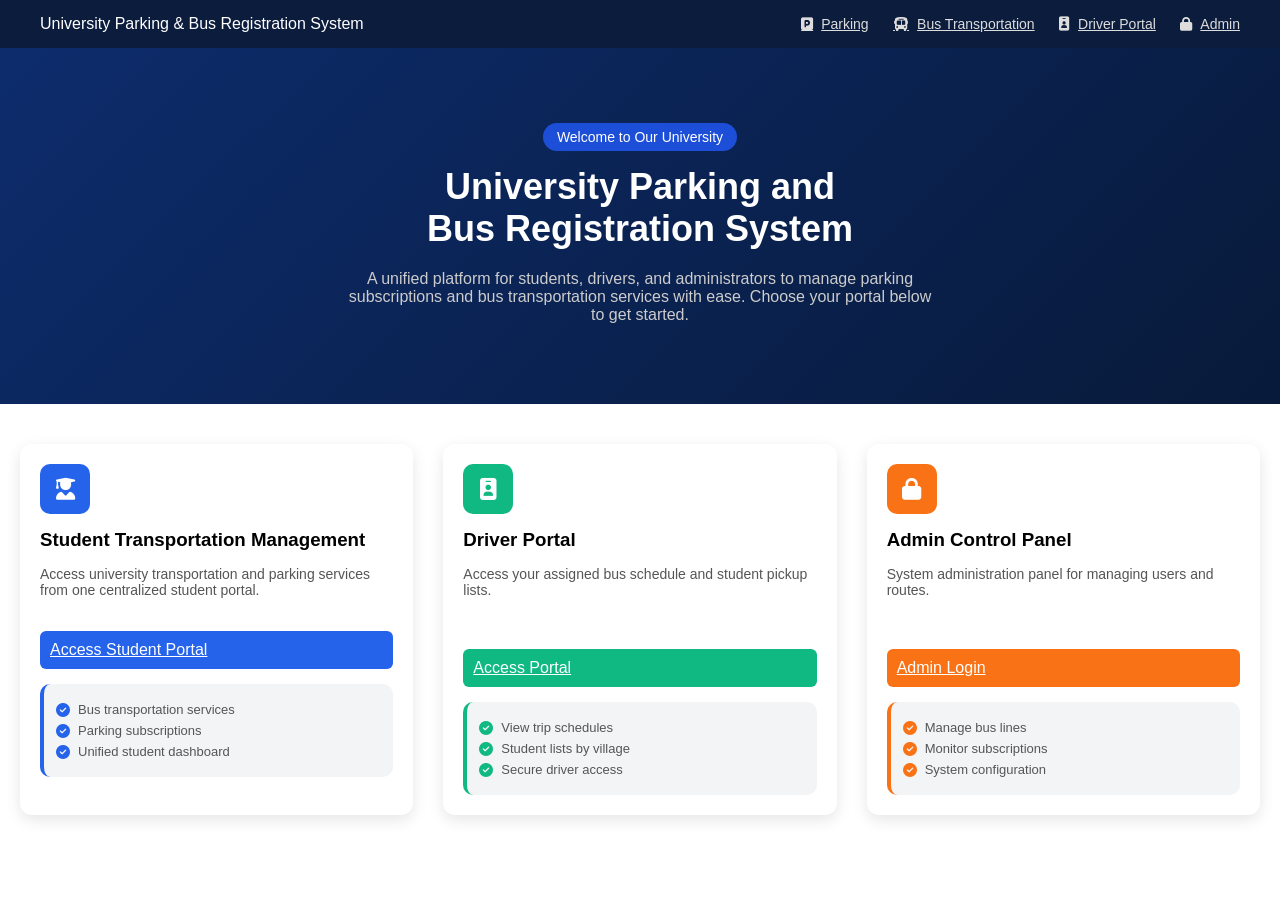
<file: index.html>
<!DOCTYPE html>
<html lang="en">
<head>
    <meta charset="UTF-8">
    <title>University Parking & Bus Registration System</title>
    <link rel="stylesheet" href="css/style.css">

    <!-- Icons (Font Awesome) -->
    <link rel="stylesheet" href="https://cdnjs.cloudflare.com/ajax/libs/font-awesome/6.5.0/css/all.min.css">
</head>
<body>

<!-- Navbar -->
<header class="navbar">
    <div class="logo">University Parking & Bus Registration System</div>
	
    <nav>
	
    <a href="#"><i class="fa fa-parking"></i> Parking</a>
    <a href="#"><i class="fa fa-bus"></i> Bus Transportation</a>
    <a href="#"><i class="fa-solid fa-id-badge"></i> Driver Portal</a>
    <a href="#"><i class="fa fa-lock"></i> Admin</a>
</nav>
</header>

<!-- Hero Section -->
<section class="hero">
    <span class="badge">Welcome to Our University</span>
    <h1>University Parking and <br> Bus Registration System</h1>
    <p>
        A unified platform for students, drivers, and administrators to manage 
        parking subscriptions and bus transportation services with ease.
        Choose your portal below to get started.
    </p>
</section>

<!-- Cards Section -->
<section class="cards">

    
    <!-- Student Portal -->
<div class="card">
<div class="icon icon-blue">
        <i class="fa-solid fa-user-graduate"></i>
    </div>

    <h3>Student Transportation Management</h3>

    <p>
        Access university transportation and parking services
        from one centralized student portal.
    </p><br>

    <a href="/university_system/student/student_auth.php"
       class="btn blue">

       Access Student Portal

    </a>

    <div class="features blue-box">

        <p>
            <i class="fa-solid fa-circle-check"></i>
            Bus transportation services
        </p>

        <p>
            <i class="fa-solid fa-circle-check"></i>
            Parking subscriptions
        </p>

        <p>
            <i class="fa-solid fa-circle-check"></i>
            Unified student dashboard
        </p>

    </div>

</div>

    <!-- Card 2 -->
    <div class="card">
        <div class="icon icon-green"><i class="fa fa-id-badge"></i></div>
        <h3>Driver Portal</h3>
        <p>Access your assigned bus schedule and student pickup lists.</p><br><br>
		<a href="driver/driver_login.html" class="btn green">Access Portal</a>
       
        
		<div class="features green-box">
    <p><i class="fa-solid fa-circle-check"></i> View trip schedules</p>
    <p><i class="fa-solid fa-circle-check"></i> Student lists by village</p>
    <p><i class="fa-solid fa-circle-check"></i> Secure driver access</p>
</div>
    </div>

    <!-- Card 3 -->
    <div class="card">
        <div class="icon icon-orange"><i class="fa fa-lock"></i></div>
        <h3>Admin Control Panel</h3>
        <p>System administration panel for managing users and routes.</p><br><br>
       <a href="admin/admin_login.php" class="btn orange">Admin Login</a>
        
		<div class="features orange-box">
    <p><i class="fa-solid fa-circle-check"></i> Manage bus lines</p>
    <p><i class="fa-solid fa-circle-check"></i> Monitor subscriptions</p>
    <p><i class="fa-solid fa-circle-check"></i> System configuration</p>
</div>
    </div>

</section>

</body>
</html>
</file>
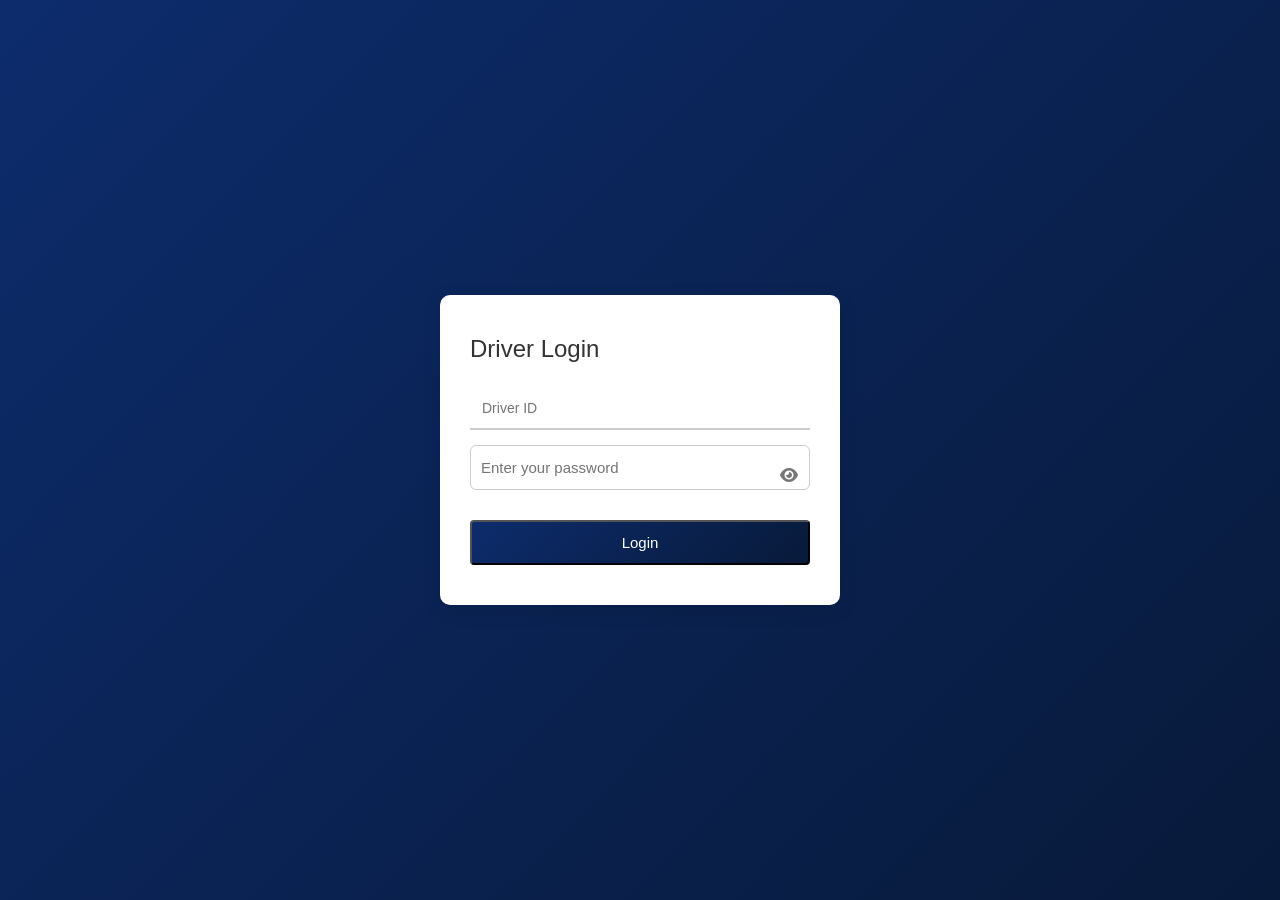
<file: driver/driver_login.html>
<!DOCTYPE html>
<html lang="en">
<head>
    <meta charset="UTF-8">
    <title>Driver Login</title>
    <link rel="stylesheet" href="../css/style.css">
	<link rel="stylesheet"
href="https://cdnjs.cloudflare.com/ajax/libs/font-awesome/6.5.0/css/all.min.css">
<meta http-equiv="Cache-Control" content="no-store, no-cache, must-revalidate, max-age=0">
<meta http-equiv="Pragma" content="no-cache">
<meta http-equiv="Expires" content="0">
</head>
<body class="auth-body">

<div class="auth-container">
<div id="toast" class="toast"></div>
    <div class="auth-box">
        <h2>Driver Login</h2>

        <form action="/university_system/driver/driver_login.php"method="POST"autocomplete="off"id="loginForm">
            <input type="text" name="driver_id" placeholder="Driver ID" autocomplete="off" required>
            <div class="input-group">

    <input type="password" id="driverPassword" name="password" placeholder="Enter your password" autocomplete="off" required>

    <span class="toggle-password"
          onclick="togglePassword('driverPassword', this)">

        <i class="fa fa-eye"></i>

    </span>

</div>
            <button type="submit" class="auth-btn">Login</button>
        </form>
		
    </div>
</div>

<!-- LOADING SPINNER -->
<div id="loadingSpinner" class="loading-overlay hidden">

    <div class="spinner-box">

        <div class="spinner"></div>

        <p>Please wait...</p>

    </div>

</div>

<script>

function togglePassword(inputId, element) {

    const input = document.getElementById(inputId);

    const icon = element.querySelector("i");

    if (input.type === "password") {

        input.type = "text";

        icon.classList.replace("fa-eye", "fa-eye-slash");

    } else {

        input.type = "password";

        icon.classList.replace("fa-eye-slash", "fa-eye");
    }
}




window.addEventListener("pageshow", function (event) {

    // detect back/forward cache restore
    if (event.persisted || performance.getEntriesByType("navigation")[0].type === "back_forward") {
	
        window.location.reload();
        
    }

    
});

window.onload = function () {

    const error = new URLSearchParams(window.location.search).get("error");

    if (error === "wrong") {
        showToast("Wrong password");
    }

    if (error === "notfound") {
        showToast("Driver not found");
    }

if (error === "empty") {
    showToast("Please fill all fields");
}
    // clean URL (very important)
    if (window.history.replaceState) {
        window.history.replaceState(null, null, window.location.pathname);
    }
};
function showToast(message, type = "error") {

    let toast = document.getElementById("toast");

    toast.innerText = message;
    toast.className = "toast show";

    toast.style.background = (type === "success") ? "#22c55e" : "#ef4444";

    setTimeout(() => {
        toast.className = "toast";
    }, 3000);
}

/* =========================
   SHOW LOADING
========================= */

function showLoading(button = null, text = "Please wait...") {

    document
    .getElementById("loadingSpinner")
    .classList
    .remove("hidden");

    if (button) {

        button.disabled = true;

        button.innerText = text;
    }
}

/* =========================
   LOGIN SUBMIT
========================= */

document
.getElementById("loginForm")
.addEventListener("submit", function(e) {

    e.preventDefault();

    const button =
    this.querySelector("button");

    showLoading(button, "Logging in...");

    setTimeout(() => {

        this.submit();

    }, 1000);

});
</script>
</body>
</html>
</file>
<file: css/style.css>
* {margin:0;
   padding:0;
    box-sizing: border-box;
    font-family: Arial, sans-serif;
}

/* Navbar */
.navbar {
    display: flex;
    justify-content: space-between;
    padding: 15px 40px;
    background: #0b1c3d;
    color: white;
}

.navbar a {
    color: #ddd;
    margin-left: 20px;
}

/* Hero */
.hero {
    text-align: center;
    padding: 80px 20px;
    background: linear-gradient(135deg, #0d2c6c, #081a3a);
    color: white;
}

.hero h1 {
    font-size: 36px;
    margin: 20px 0;
}

.hero p {
    max-width: 600px;
    margin: auto;
    color: #ccc;
}

.badge {
    background: #1d4ed8;
    padding: 6px 14px;
    border-radius: 20px;
    font-size: 14px;
}

/* Cards */
.cards {
    display: grid;
    grid-template-columns: repeat(3, 1fr);
    gap: 30px;
    padding: 40px 20px;
}

/* Card Style */
.card {
    background: #fff;
    padding: 20px;
    border-radius: 12px;
    box-shadow: 0 5px 15px rgba(0,0,0,0.1);
	transition: 0.5s;
}

.card h3 {
    margin: 15px 0;
}

.card p {
    font-size: 14px;
    color: #555;
}

.card:active {
	 transform: translateY(-10px);
}


	

/* Icons */
.icon {
    width: 50px;
    height: 50px;
    display: flex;
    align-items: center;
    justify-content: center;
    border-radius: 10px;
    font-size: 22px;
}

.icon-green{
	background:#10b981;
	color:white;
}
.icon-blue{
    background:#2563eb;
    color:white;
}

.icon-purple{
    background:#7c3aed;
    color:white;
}

.icon-orange{
    background:#f97316;
    color:white;
}
/* Buttons */
.btn {
    display: block;
    width: 100%;
    margin: 15px 0;
    padding: 10px;
	border:none;
    color: white;
    border-radius: 6px;
    cursor: pointer;
}

.btn.blue { background: #2563eb; }
.btn.green { background: #10b981; }
.btn.purple { background: #7c3aed; }
.btn.orange { background: #f97316; }

/* List */
.card ul {
    margin-top: 10px;
	
}

.card ul li {
	list-style: none;
    padding-left: 0;
    font-size: 13px;
    margin: 5px 0;
    color: #444;
}

/* Responsive */
@media (max-width: 1000px) {
    .cards {
        grid-template-columns: repeat(3, 1fr);
    }
}

@media (max-width: 600px) {
    .cards {
        grid-template-columns: 1fr;
    }
}

.navbar a {
    color: #ddd;
    margin-left: 20px;
    display: inline-flex;
    align-items: center;
    gap: 8px;
    font-size: 14px;
}

.navbar a i {
    font-size: 14px;
}


/* Feature box (the gray rounded shape) */
.features {
    margin-top: 15px;
    padding: 12px;
    border-radius: 10px;
    background: #f3f4f6;
}

/* Text inside */
.features p {
    font-size: 13px;
    margin: 6px 0;
    display: flex;
    align-items: center;
    gap: 8px;
}

/* Icons */
.features i {
    font-size: 14px;
}

/* Colored LEFT border like image */
.blue-box {
    border-left: 4px solid #2563eb;
}

.green-box {
    border-left: 4px solid #10b981;
}

.purple-box {
    border-left: 4px solid #7c3aed;
}

.orange-box {
    border-left: 4px solid #f97316;
}

/* Match icon color with theme */
.blue-box i { color: #2563eb; }
.green-box i { color: #10b981; }
.purple-box i { color: #7c3aed; }
.orange-box i { color: #f97316; }


/* ===== AUTH PAGES (LOGIN & REGISTER) ===== */

.auth-body {
    background:linear-gradient(135deg, #0d2c6c, #081a3a);
    display: flex;
    justify-content: center;
    align-items: center;
    height: 100vh;
}


.auth-container {
	
    width: 100%;
    max-width: 400px;
}


.auth-box {
    background: white;
    padding: 40px 30px;
    border-radius: 10px;
    box-shadow: 0 5px 20px rgba(0,0,0,0.1);
}

/* Hide register initially */
.hidden {
    display: none;
}

/* Title */
.auth-box h2 {
    margin-bottom: 25px;
    font-weight: 500;
    color: #333;
}

/* Inputs */
.auth-box input {
    width: 100%;
    padding: 12px;
    margin-bottom: 15px;
	border:none;
    border-bottom: 2px solid #ccc;
	outline:none;
    font-size: 14px;
    transition: 0.3s;
}

.auth-box input:focus {
    border-bottom: 2px solid #2563eb;
}

/* Switch text */
.switch-text {
    font-size: 13px;
    margin-bottom: 20px;
}

.switch-text a {
    color: #2563eb;
	text-decoration:none;
    font-weight: 500;
}

.switch-text a:hover {
    text-decoration: underline;
}

/* Button */
.auth-btn {
    width: 100%;
    padding: 12px;
    background: linear-gradient(135deg, #0d2c6c, #081a3a);
    color: white;
    border-radius: 4px;
    cursor: pointer;
    font-size: 15px;
    transition: 0.3s;
}

.auth-btn:hover {
    background: #1e40af;
}

/* Responsive */
@media (max-width: 500px) {
    .auth-box {
        padding: 30px 20px;
    }
}



.lines-list {
    list-style: none;
    padding: 0;
}

.lines-list li {
    margin: 10px 0;
}

.lines-list a {
    display: block;
    padding: 12px;
    background: #f3f4f6;
    border-radius: 6px;
    text-decoration: none;
    color: #333;
    transition: 0.3s;
}

.lines-list a:hover {
    background: #2563eb;
    color: white;
}



/* ===== PARKING SUBSCRIPTION PAGE ===== */

.small-hero {
    padding: 40px 20px;
}

.plan-card {
    text-align: center;
    transition: 0.3s;
}

.plan-card:hover {
    transform: translateY(-8px);
}

/* Price style */
.price {
    font-size: 28px;
    font-weight: bold;
    margin: 10px 0;
    color: #111;
}

/* Result box (confirmation message) */
.result-box {
    max-width: 600px;
    margin: 30px auto;
    padding: 15px;
    background: #e0f7f1;
    border-left: 5px solid #10b981;
    border-radius: 8px;
    font-size: 15px;
    white-space: pre-line;
}



/* ===== TOAST NOTIFICATION ===== */
.toast {
    visibility: hidden;
    min-width: 250px;
    background-color: #ef4444;
    color: white;
    text-align: center;
    border-radius: 6px;
    padding: 12px;
    position: fixed;
    z-index: 1000;
    bottom: 30px;
    left: 50%;
    transform: translateX(-50%);
    font-size: 14px;
    transition: opacity 0.5s, bottom 0.5s;
}

.toast.show {
    visibility: visible;
    opacity: 1;
    bottom: 50px;
}

.input-group {
    position: relative;
    width: 100%;
    margin-bottom: 15px;
}

.input-group input {
    width: 100%;
    height: 45px;
    padding: 10px 45px 10px 10px; /* space for icon */
    border: 1px solid #ccc;
    border-radius: 6px;
    font-size: 15px;
    box-sizing: border-box;
}

/* Eye icon */
.toggle-password {
    position: absolute;
    right: 12px;
    top: 50%;
    transform: translateY(-50%);
    cursor: pointer;
    color: #777;
    display: flex;
    align-items: center;
}

.toggle-password:hover {
    color: #000;
}

.village-list {
    max-height: 300px;
    overflow-y: auto;
    border: 1px solid #ddd;
    border-radius: 8px;
    padding: 10px;
}

/* Each row */
.village-item {
    display: flex;              /* 🔥 THIS FIXES ALIGNMENT */
    align-items: center;        /* vertical alignment */
    gap: 10px;                  /* space between radio and text */
    padding: 10px;
    border-radius: 6px;
    cursor: pointer;
    transition: 0.2s;

}

/* Hover effect */
.village-item:hover {
    background: #f3f4f6;
}

/* Radio button size */
.village-item input[type="radio"] {
    transform: scale(1.2);
    cursor: pointer;
}

/* Selected state */
.village-item input[type="radio"]:checked + span {
    font-weight: bold;
    color: #2563eb;
}
.village-item span {
    display: inline;
}
.village-list {
    direction: ltr;
}

.village-item {
    display: flex;
    align-items: center;
    gap: 10px;
    flex-direction: row;
}

.village-item span {
    display: inline;
}

.village-item input {
    width: auto;
}


.dashboard-box {
    width: 100%;
    max-width: 600px;
}

.bus-card {
    background: #f8f9ff;
    border-left: 5px solid #2563eb;
    padding: 15px;
    margin: 12px 0;
    border-radius: 10px;
    transition: 0.3s;
}

.bus-card:hover {
    transform: translateY(-3px);
    box-shadow: 0 5px 15px rgba(0,0,0,0.1);
}

.trip-card {
    background: #ffffff;
    border: 1px solid #eee;
    padding: 15px;
    border-radius: 10px;
    margin-bottom: 12px;
}

.result-msg {
    padding: 10px;
    border-radius: 6px;
    background: #e0f7f1;
    border-left: 4px solid #10b981;
    margin-bottom: 10px;
}


/* ===== BUS SYSTEM UI UPGRADE ===== */

/* Page container wider */
.dashboard-container {
    max-width: 900px;
    margin: auto;
    padding: 20px;
}

/* Subscription cards */
.subscription-card {
    background: #ffffff;
    border-radius: 12px;
    padding: 20px;
    margin-bottom: 15px;
    box-shadow: 0 4px 15px rgba(0,0,0,0.08);
    transition: 0.3s;
    border-left: 5px solid #2563eb;
}

.subscription-card:hover {
    transform: translateY(-5px);
}

/* Header inside card */
.sub-header {
    display: flex;
    justify-content: space-between;
    margin-bottom: 10px;
}

/* Line title */
.line-name {
    font-weight: bold;
    font-size: 16px;
    color: #0d2c6c;
}

/* Trip time */
.trip-time {
    font-size: 14px;
    color: #555;
}

/* Day badge */
.day-badge {
    display: inline-block;
    padding: 4px 10px;
    border-radius: 20px;
    font-size: 12px;
    background: #e0ecff;
    color: #2563eb;
    margin-top: 5px;
}

/* Expiry */
.expiry {
    font-size: 13px;
    color: #888;
    margin-top: 8px;
}

/* ===== TRIPS (bus_recommend) ===== */

.trip-card {
    background: white;
    border-radius: 10px;
    padding: 15px;
    margin-bottom: 12px;
    box-shadow: 0 3px 10px rgba(0,0,0,0.08);
    transition: 0.3s;
}

.trip-card:hover {
    transform: translateY(-4px);
}

/* Trip row */
.trip-row {
    display: flex;
    justify-content: space-between;
    align-items: center;
}

/* Time */
.trip-time-big {
    font-size: 16px;
    font-weight: bold;
    color: #111;
}

/* Seats */
.seats {
    font-size: 13px;
    color: #666;
}

/* Progress bar */
.progress {
    height: 6px;
    background: #eee;
    border-radius: 10px;
    margin: 8px 0;
    overflow: hidden;
}

.progress-bar {
    height: 100%;
    background: #10b981;
}

/* Full state */
.full {
    background: #ef4444 !important;
}

/* Subscribe button smaller */
.btn-small {
    padding: 8px 14px;
    font-size: 13px;
    border-radius: 6px;
}

/* Success + error box */
.resultBox {
    padding: 10px;
    border-radius: 6px;
    margin-bottom: 15px;
}

.local-msg {
    margin-top: 10px;
    padding: 8px;
    border-radius: 6px;
    font-size: 14px;
    background: #fef3c7;
    color: #92400e;
}

.bus-dashboard .auth-container,
.bus-recommend .auth-container {
    width: 100%;
    max-width: 900px;
    margin: auto;
    padding: 40px 20px;
}
.bus-dashboard .auth-body,
.bus-recommend .auth-body {
    min-height: 100vh;
    background: linear-gradient(135deg, #0d2c6c, #081a3a);
}
.bus-dashboard .auth-box,
.bus-recommend .auth-box {
    width: 100%;
    max-width: 900px;
    padding: 30px;
}
.bus-dashboard .auth-btn,
.bus-recommend .auth-btn {
    width: auto;
    padding: 8px 16px;
    font-size: 14px;
}
.bus-dashboard .trip-card,
.bus-recommend .trip-card {
    display: flex;
    justify-content: space-between;
    align-items: center;
}

.bus-recommend {
    
background:  linear-gradient(135deg, #0d2c6c, #081a3a);}

.bus-dashboard .auth-box{
	
	box-shadow: 0 6px 18px rgba(8, 26, 58, 0.4);
	
}

/* =========================================
   STUDENT PORTAL
========================================= */

.student-portal{
    margin:0;
    padding:0;
    font-family:Arial, sans-serif;
    background:#f4f6f9;
}

/* NAVBAR */

.portal-navbar{
    display:flex;
    justify-content:space-between;
    align-items:center;
    padding:18px 40px;
    background:#0f172a;
    position:sticky;
    top:0;
    z-index:1000;
}

.portal-logo{
    color:white;
    font-size:24px;
    font-weight:bold;
}

.portal-nav{
    display:flex;
    gap:25px;
    flex-wrap:wrap;
}

.portal-nav a{
    color:white;
    text-decoration:none;
    font-size:15px;
    transition:0.3s;
}

.portal-nav a:hover{
    color:#38bdf8;
}

/* HERO */

.portal-hero{
    height:420px;
    background:url('../images/student-bg.jpg') center/cover no-repeat;
    position:relative;
    display:flex;
    justify-content:center;
    align-items:center;
    text-align:center;
}

.overlay{
    position:absolute;
    width:100%;
    height:100%;
    background:rgba(0,0,0,0.55);
}

.hero-content{
    position:relative;
    z-index:2;
    color:white;
}

.hero-content h1{
    font-size:52px;
    margin-bottom:15px;
}

.hero-content p{
    font-size:22px;
}

/* CARDS */

.portal-cards{
    width:90%;
    margin:auto;
    margin-top:-70px;
    display:grid;
    grid-template-columns:repeat(auto-fit, minmax(280px,1fr));
    gap:30px;
    padding-bottom:50px;
    position:relative;
    z-index:5;
}



.portal-card{
    background:white;
    border-radius:18px;
    padding:90px;
    box-shadow:0 5px 15px rgba(0,0,0,0.1);
    text-align:center;
    transition:0.3s;
}

.portal-card:hover{
    transform:translateY(-5px);
}

.portal-icon{
    width:80px;
    height:80px;
    border-radius:50%;
    margin:auto;
    display:flex;
    justify-content:center;
    align-items:center;
    font-size:32px;
    color:white;
    margin-bottom:20px;
}

.blue{
    background:#2563eb;
}

.green{
    background:#16a34a;
}

.orange{
    background:#ea580c;
}

.purple{
    background:#7c3aed;
}

.portal-card h3{
    margin-bottom:15px;
}

.portal-card p{
    color:#555;
    line-height:1.7;
    min-height:90px;
}

/* BUTTONS */

.portal-btn{
    display:inline-block;
    margin-top:15px;
    padding:12px 22px;
    border-radius:10px;
    color:white;
    text-decoration:none;
    font-weight:bold;
    transition:0.3s;
}

.portal-btn:hover{
    opacity:0.9;
}

.blue-btn{
    background:#2563eb;
}

.green-btn{
    background:#16a34a;
}

.orange-btn{
    background:#ea580c;
}

.purple-btn{
    background:#7c3aed;
}

/* RESPONSIVE */

@media(max-width:900px){

.portal-navbar{
    flex-direction:column;
    gap:15px;
}

.hero-content h1{
    font-size:36px;
}

.hero-content p{
    font-size:18px;
}

}
/* =========================================
   PORTAL PAGES LAYOUT
========================================= */

.portal-page{

    margin:0;
    font-family:Arial, sans-serif;

    background:
    linear-gradient(rgba(7,20,45,0.82),
    rgba(7,20,45,0.82)),
    url('../images/student-bg.jpg');

    background-size:cover;
    background-position:center;
    background-attachment:fixed;

    min-height:100vh;
}

/* CENTER CONTENT UNDER NAVBAR */

.portal-content{

    width:100%;
    min-height:calc(100vh - 90px);

    display:flex;
    justify-content:center;
    align-items:center;

    padding:40px 20px;
}

/* BETTER FIND BUS BOX */

.portal-content .auth-box{

    width:100%;
    max-width:500px;

    border-radius:20px;

    padding:35px;

    box-shadow:0 10px 30px rgba(0,0,0,0.25);
}

/* =========================================
   DRIVER PORTAL NAVBAR
========================================= */

.driver-navbar{

    display:flex;
    justify-content:space-between;
    align-items:center;

    padding:18px 40px;

    background:#0b1c3d;

    position:sticky;
    top:0;
    z-index:1000;

    box-shadow:0 3px 10px rgba(0,0,0,0.2);
}

.driver-logo{

    color:white;
    font-size:24px;
    font-weight:bold;
}

.driver-menu{

    display:flex;
    align-items:center;
    gap:20px;
    flex-wrap:wrap;
}

.driver-menu a{

    color:white;
    text-decoration:none;
    font-weight:bold;
    transition:0.3s;
}

.driver-menu a:hover{

    color:#38bdf8;
}

.driver-info{

    display:flex;
    align-items:center;
    gap:15px;
    margin-left:20px;
}

.driver-info span{

    color:white;
    font-size:14px;
}

.line-badge{

    background:#2563eb;
    padding:6px 12px;
    border-radius:20px;
}

.logout-btn{

    background:#dc2626;
    padding:10px 16px;
    border-radius:8px;
}

.logout-btn:hover{

    background:#ef4444;
    color:white !important;
}

/* RESPONSIVE */

@media(max-width:850px){

.driver-navbar{

    flex-direction:column;
    gap:15px;
    text-align:center;
}

.driver-menu{

    justify-content:center;
}

.driver-info{

    flex-direction:column;
}

}

/* =========================
   LOADING SPINNER
========================= */

.loading-overlay {

    position: fixed;

    top: 0;
    left: 0;

    width: 100%;
    height: 100%;

    background: rgba(255,255,255,0.85);

    display: flex;

    justify-content: center;
    align-items: center;

    z-index: 9999;
}

.spinner-box {

    text-align: center;
}

.spinner {

    width: 60px;
    height: 60px;

    border: 6px solid #dbeafe;

    border-top: 6px solid #2563eb;

    border-radius: 50%;

    animation: spin 1s linear infinite;

    margin: auto;
}

.spinner-box p {

    margin-top: 15px;

    color: #0b2d5c;

    font-weight: bold;

    font-size: 18px;
}

.hidden {

    display: none !important;
}

@keyframes spin {

    100% {
        transform: rotate(360deg);
    }
}
/* =========================
   LOADING SPINNER
========================= */

.loading-overlay {

    position: fixed;

    top:0;
    left:0;

    width:100%;
    height:100%;

    background: rgba(255,255,255,0.75);

    display:flex;

    justify-content:center;
    align-items:center;

    z-index:9999;

    backdrop-filter: blur(3px);
}

.hidden {
    display:none;
}

.spinner-box {

    text-align:center;

    background:white;

    padding:30px 40px;

    border-radius:16px;

    box-shadow:0 5px 20px rgba(0,0,0,0.15);
}

.spinner {

    width:55px;
    height:55px;

    border:5px solid #dbeafe;

    border-top:5px solid #2563eb;

    border-radius:50%;

    animation: spin 0.8s linear infinite;

    margin:auto;
    margin-bottom:15px;
}

@keyframes spin {

    100% {
        transform: rotate(360deg);
    }
}
</file>
